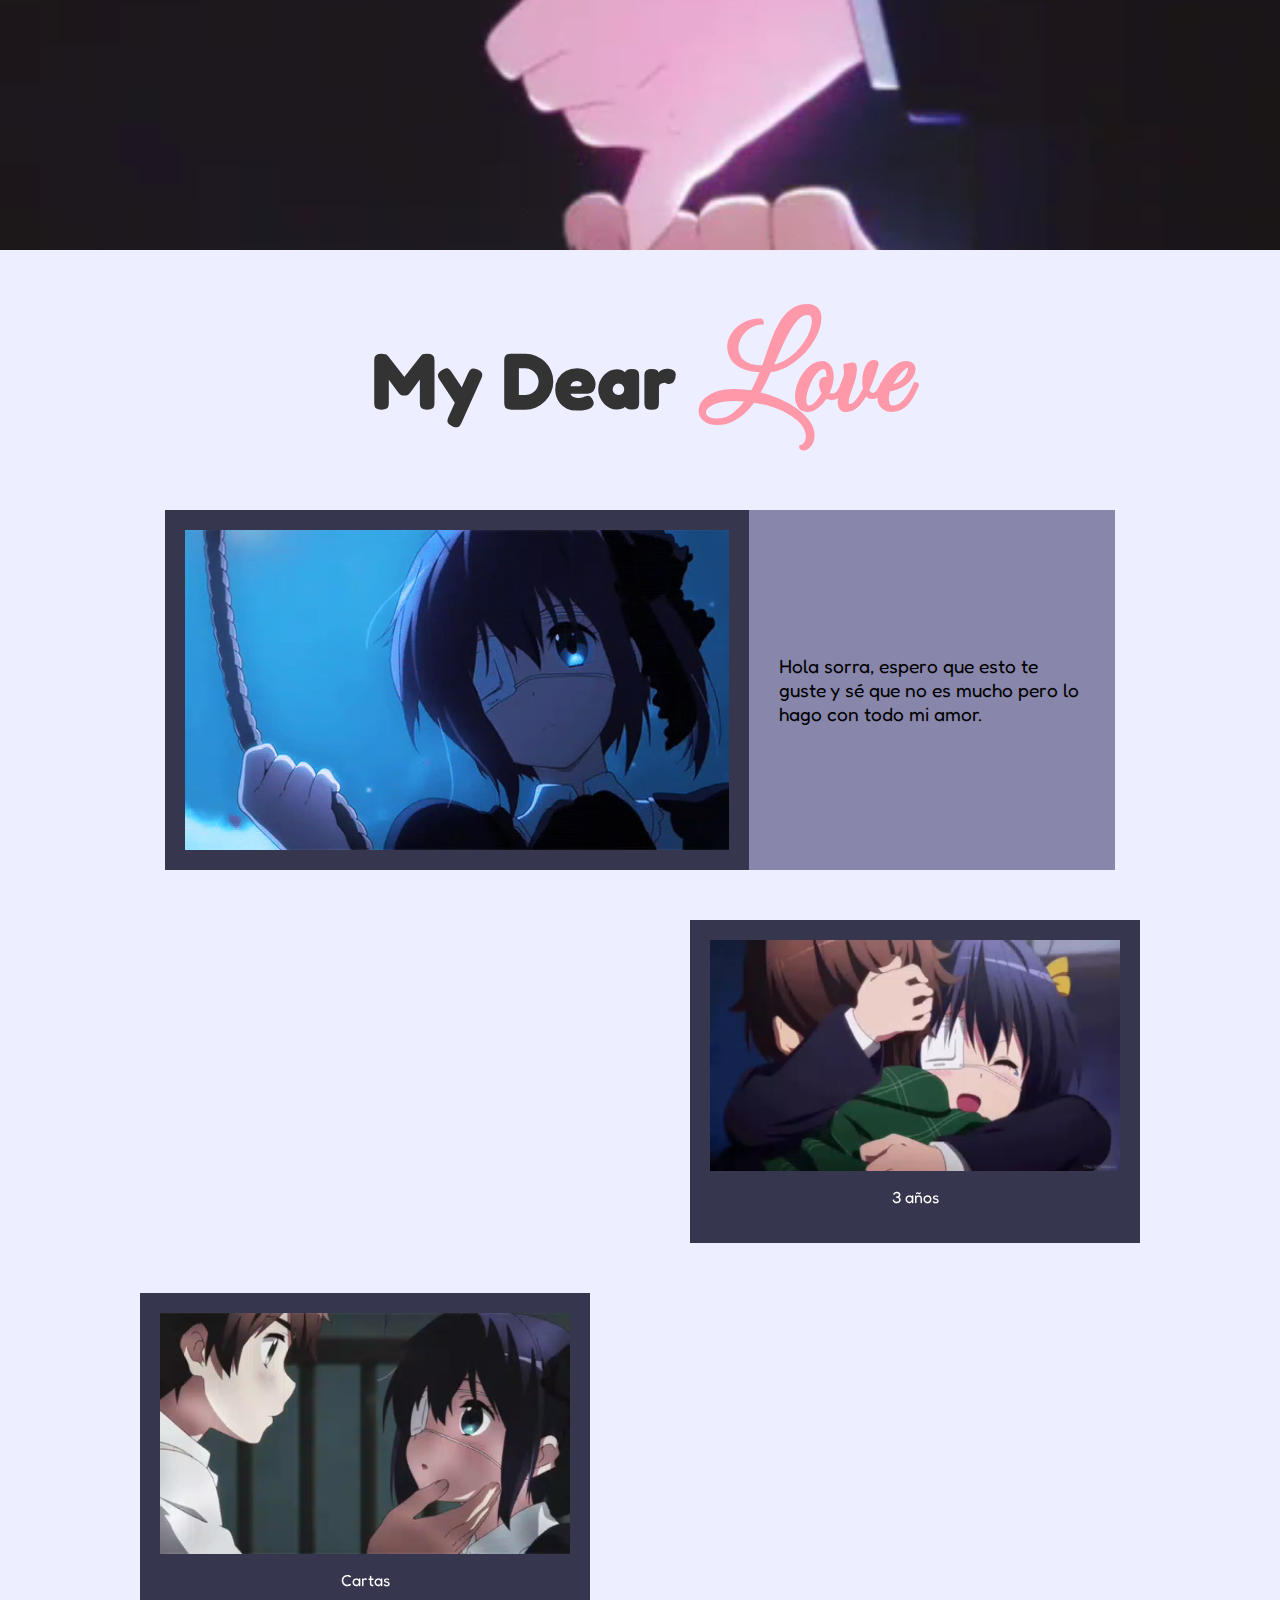
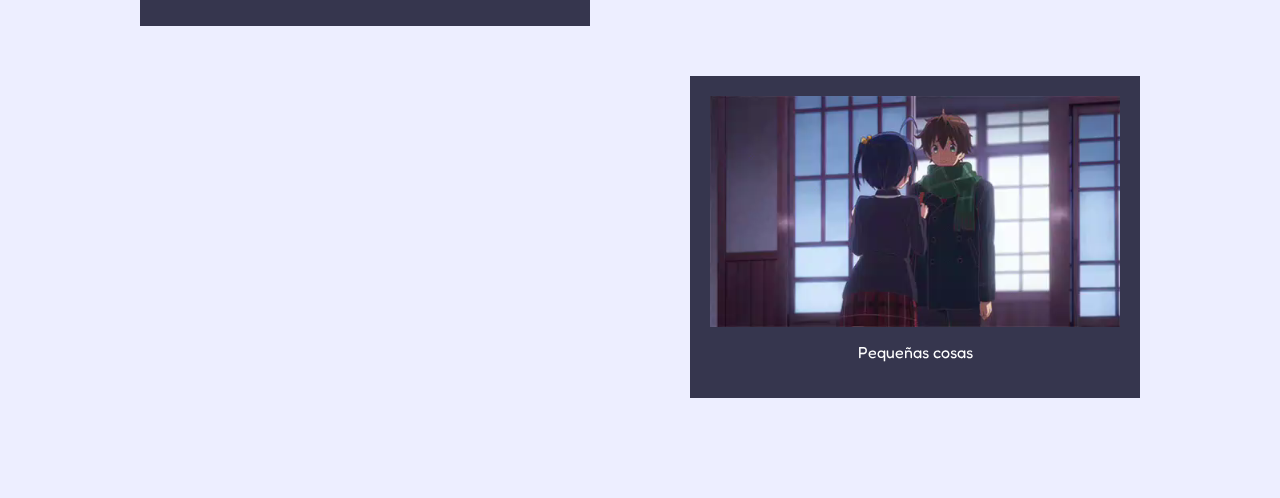
<file: index.html>
<!DOCTYPE html>
<html lang="es">
<head>
    <meta charset="UTF-8">
    <meta name="viewport" content="width=device-width, initial-scale=1.0">
    <title>My Dear Love</title>
    <link rel="stylesheet" href="style.css">
</head>
<body>

    <video class="banner" autoplay loop muted playsinline>
        <source src="banner.gif.mp4" type="video/mp4">
    </video>

    <h1 class="title">My Dear <span>Love</span></h1>

    <div class="main-container">
        
        <div class="row-split">
            <div class="box-dark">
                <video autoplay loop muted playsinline>
                    <source src="intro.gif.mp4" type="video/mp4">
                </video>
            </div>
            <div class="box-light">
                <p>Hola sorra, espero que esto te guste y sé que no es mucho pero lo hago con todo mi amor.</p>
            </div>
        </div>

        <div class="row-right">
            <a href="tres-anios.html" class="link-card">
                <div class="box-dark">
                    <video autoplay loop muted playsinline>
                        <source src="3anios.gif.mp4" type="video/mp4">
                    </video>
                    <p>3 años</p>
                </div>
            </a>
        </div>

        <div class="row-left">
            <a href="cartas.html" class="link-card">
                <div class="box-dark">
                    <video autoplay loop muted playsinline>
                        <source src="cartas.gif.mp4" type="video/mp4">
                    </video>
                    <p>Cartas</p>
                </div>
            </a>
        </div>

        <div class="row-center">
            <a href="pequenas-cosas.html" class="link-card full">
                <div class="box-dark">
                    <video autoplay loop muted playsinline>
                        <source src="pequenas.gif.mp4" type="video/mp4">
                    </video>
                    <p>Pequeñas cosas</p>
                </div>
            </a>
        </div>

    </div>
</body>
</html>
</file>
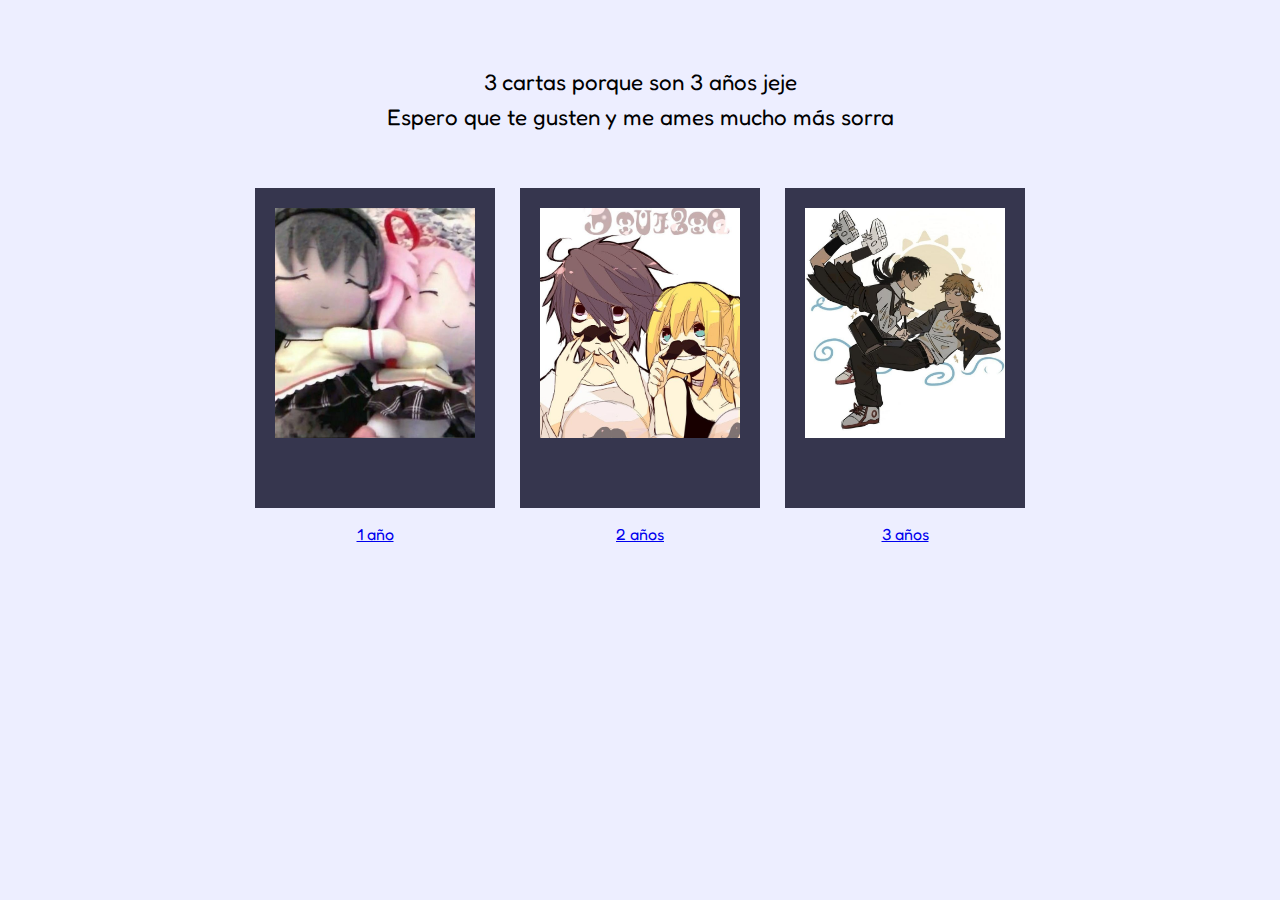
<file: cartas.html>
<!DOCTYPE html>
<html lang="es">
<head>
    <meta charset="UTF-8">
    <title>Cartas</title>
    <link rel="stylesheet" href="style.css">
</head>
<body class="cartas-page">

    <div class="header-cartas">
        <p class="desc-negrita">3 cartas porque son 3 años jeje</p>
        <p class="desc-negrita">Espero que te gusten y me ames mucho más sorra</p>
    </div>

    <div class="cartas-container">
        <a href="carta1.jpeg" target="_blank" class="carta-box">
            <div class="cuadrado-gris">
                <img src="portada1.jpeg" alt="1 año">
            </div>
            <p>1 año</p>
        </a>

        <a href="carta2.jpeg" target="_blank" class="carta-box">
            <div class="cuadrado-gris">
                <img src="portada2.jpeg" alt="2 años">
            </div>
            <p>2 años</p>
        </a>

        <a href="carta3.jpeg" target="_blank" class="carta-box">
            <div class="cuadrado-gris">
                <img src="portada3.jpeg" alt="3 años">
            </div>
            <p>3 años</p>
        </a>
    </div>

    <div class="footer-cartas">
        <a href="index.html" class="btn-back">
            <text src="atras" alt="atrás">
        </a>
    </div>

</body>
</html>
</file>
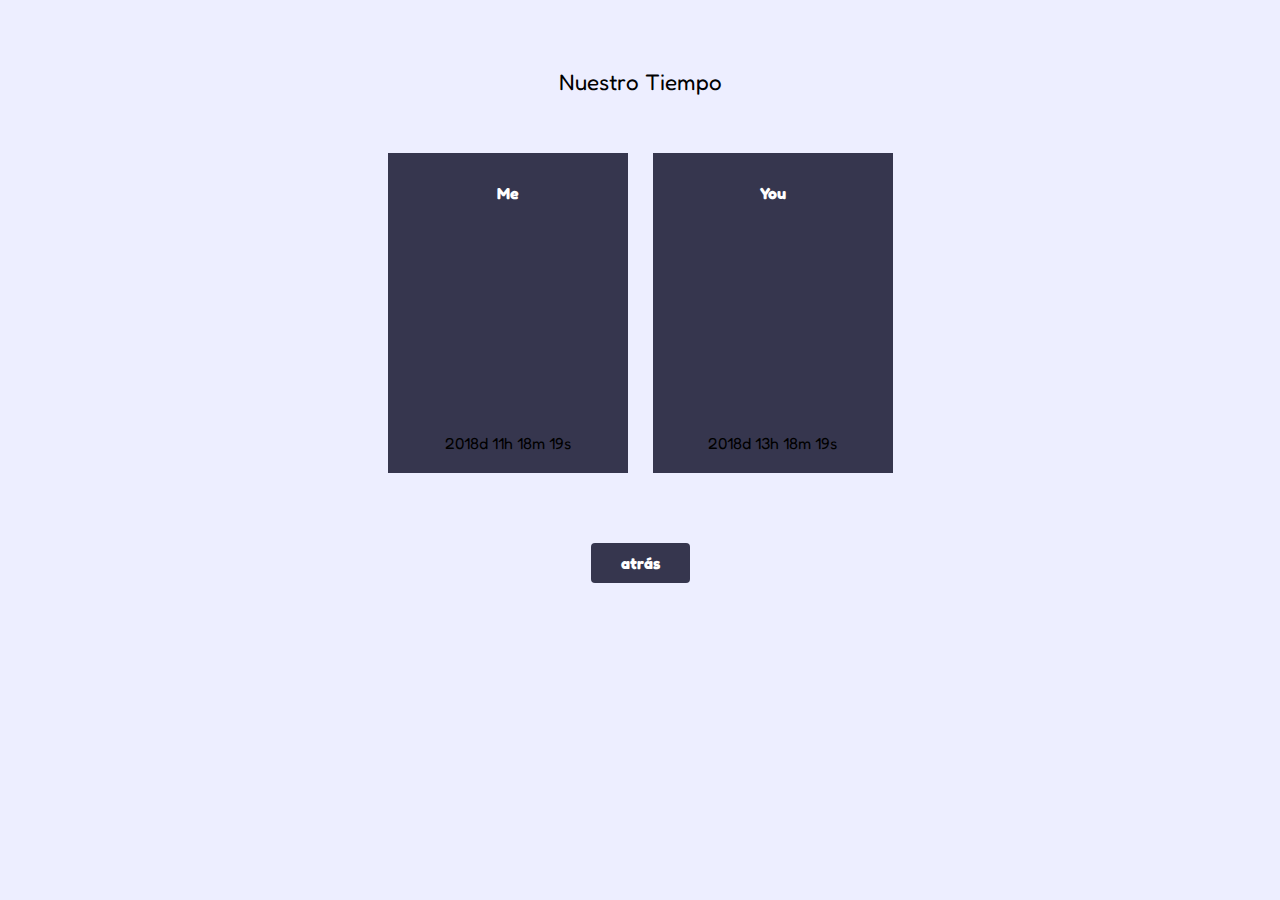
<file: contador-detalle.html>
<!DOCTYPE html>
<html lang="es">
<head>
    <meta charset="UTF-8">
    <title>Me & You</title>
    <link rel="stylesheet" href="style.css">
</head>
<body class="cartas-page">

    <div class="header-cartas">
        <p class="desc-negrita">Nuestro Tiempo</p>
    </div>

    <div class="cartas-container">
        <div class="carta-box">
            <div class="cuadrado-gris contador-box">
                <p class="etiqueta-contador">Me</p>
                <div id="reloj-me" class="numeros-contador">Cargando...</div>
            </div>
        </div>

        <div class="carta-box">
            <div class="cuadrado-gris contador-box">
                <p class="etiqueta-contador">You</p>
                <div id="reloj-you" class="numeros-contador">Cargando...</div>
            </div>
        </div>
    </div>

    <div class="footer-cartas">
        <a href="pequenas-cosas.html" class="btn-atras">atrás</a>
    </div>

    <script>
        function actualizarContadores() {
            // FECHA DE INICIO (Año, Mes-1, Día)
            const fechaInicio = new Date(2021, 0, 15); 
            const ahora = new Date();

            function calcularTiempo(tiempoActual) {
                const diff = tiempoActual - fechaInicio;
                const d = Math.floor(diff / (1000 * 60 * 60 * 24));
                const h = Math.floor((diff / (1000 * 60 * 60)) % 24);
                const m = Math.floor((diff / 1000 / 60) % 60);
                const s = Math.floor((diff / 1000) % 60);
                return `${d}d ${h}h ${m}m ${s}s`;
            }

            // Reloj ME (Hora normal)
            document.getElementById('reloj-me').innerHTML = calcularTiempo(ahora);

            // Reloj YOU (Adelantado 2 horas)
            const tiempoYou = new Date(ahora.getTime() + (2 * 60 * 60 * 1000));
            document.getElementById('reloj-you').innerHTML = calcularTiempo(tiempoYou);
        }

        setInterval(actualizarContadores, 1000);
        actualizarContadores();
    </script>
</body>
</html>
</file>
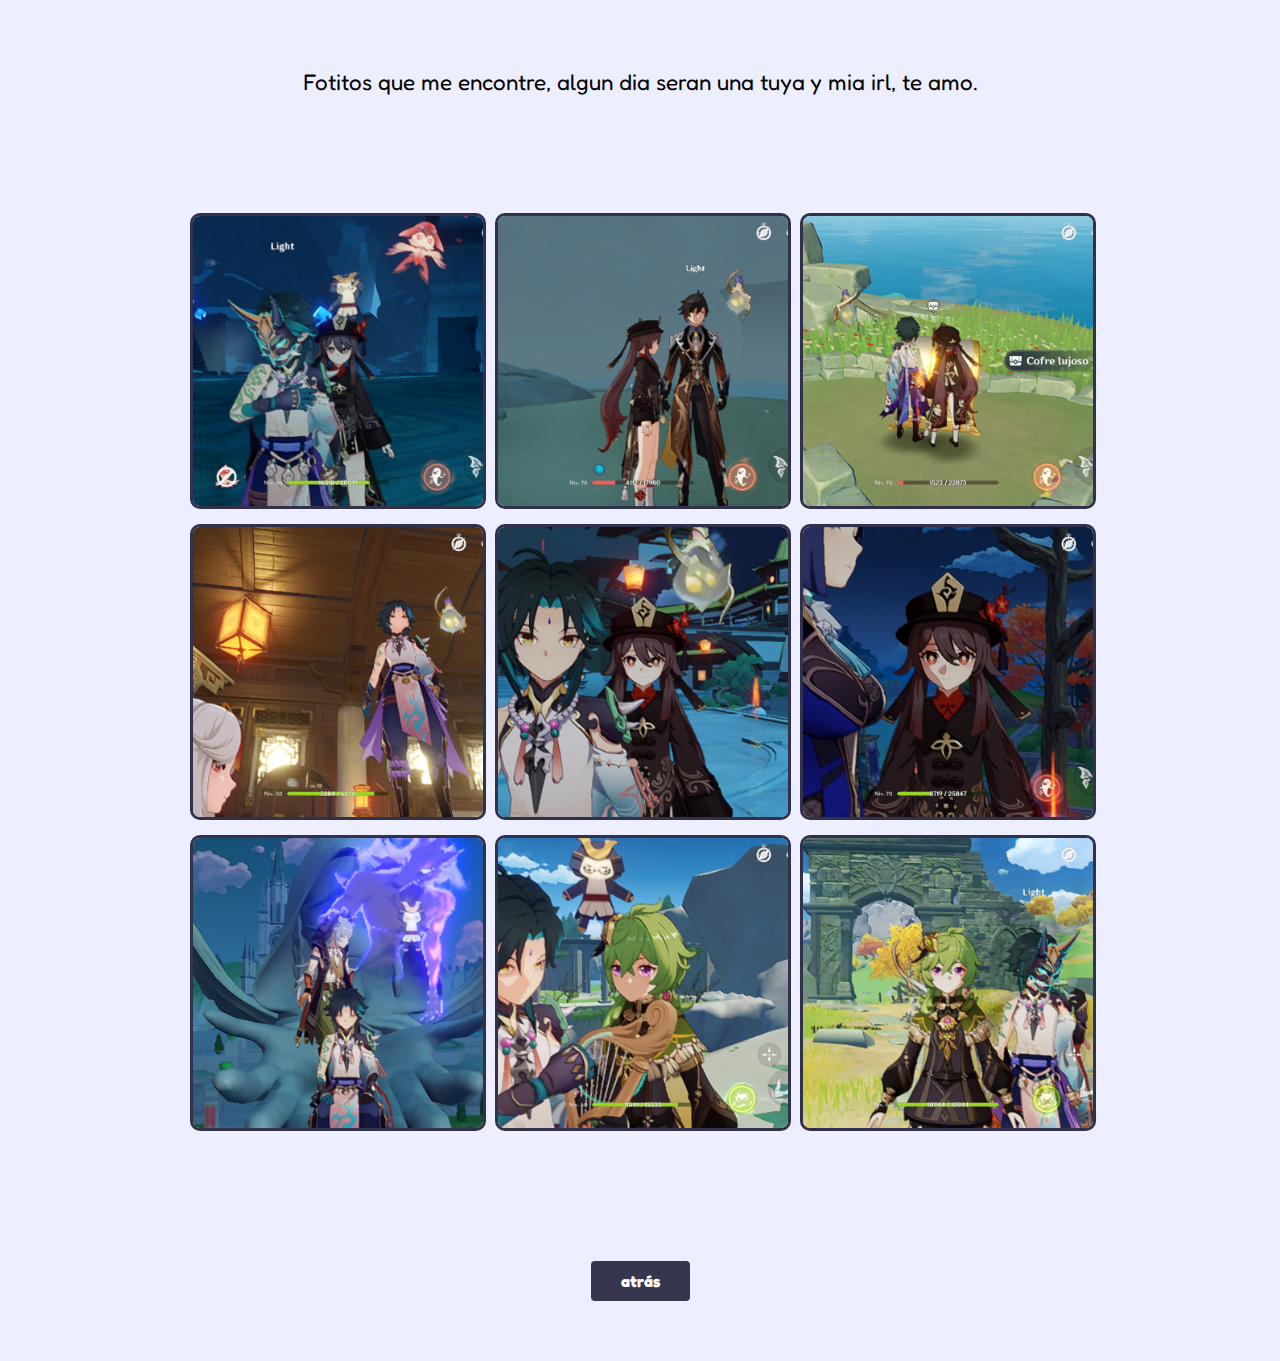
<file: fotos.html>
<!DOCTYPE html>
<html lang="es">
<head>
    <meta charset="UTF-8">
    <meta name="viewport" content="width=device-width, initial-scale=1.0">
    <title>Nuestras Fotos</title>
    <link rel="stylesheet" href="style.css">
    <style>
        .mosaico-container {
            max-width: 900px;
            margin: 40px auto;
            display: grid;
            grid-template-columns: repeat(3, 1fr); /* 3 columnas iguales */
            gap: 15px; /* Espacio entre fotos */
            padding: 20px;
        }

        .foto-item {
            width: 100%;
            aspect-ratio: 1 / 1; /* Hace que todas las fotos sean cuadradas */
            overflow: hidden;
            border-radius: 10px;
            border: 3px solid #31314b;
            transition: transform 0.3s ease;
        }

        .foto-item img {
            width: 100%;
            height: 100%;
            object-fit: cover; /* Ajusta la imagen sin deformarla */
            display: block;
        }

        .foto-item:hover {
            transform: scale(1.05); /* Efecto de zoom al pasar el mouse */
            border-color: #36364E;
        }

        @media (max-width: 600px) {
            .mosaico-container {
                grid-template-columns: repeat(2, 1fr); /* 2 columnas en celular */
            }
        }
    </style>
</head>
<body class="cartas-page">

    <div class="header-cartas">
        <p class="desc-negrita">Fotitos que me encontre, algun dia seran una tuya y mia irl, te amo.</p>
    </div>

    <div class="mosaico-container">
        <div class="foto-item"><img src="1.jpg" alt="Foto 1"></div>
        <div class="foto-item"><img src="2.jpg" alt="Foto 2"></div>
        <div class="foto-item"><img src="3.jpg" alt="Foto 3"></div>
        <div class="foto-item"><img src="4.jpg" alt="Foto 4"></div>
        <div class="foto-item"><img src="5.png" alt="Foto 5"></div>
        <div class="foto-item"><img src="6.jpg" alt="Foto 6"></div>
        <div class="foto-item"><img src="7.png" alt="Foto 7"></div>
        <div class="foto-item"><img src="8.jpg" alt="Foto 8"></div>
        <div class="foto-item"><img src="9.jpg" alt="Foto 9"></div>
    </div>

    <div class="footer-cartas">
        <a href="pequenas-cosas.html" class="btn-atras">atrás</a>
    </div>

</body>
</html>
</file>
<file: style.css>
/* Importamos fuentes para el diseño */
@import url('https://fonts.googleapis.com/css2?family=Fredoka:wght@400;700&family=Great+Vibes&display=swap');

body {
    margin: 0;
    padding: 0;
    font-family: 'Fredoka', sans-serif;
    display: flex;
    flex-direction: column;
    align-items: center;
    background-color: #EDEEFF;
}

/* El Banner de arriba */
.banner {
    width: 100%;
    max-height: 250px;
    object-fit: cover;
    display: block;
}

/* ROJO: Título más grande y centrado en el espacio blanco */
.title {
    font-size: 5rem; /* Mucho más grande como pediste */
    margin: 50px 0;   /* Espacio extra para que flote justo al centro */
    text-align: center;
    color: #333;
}

.title span {
    font-family: 'Great Vibes', cursive;
    font-size: 8rem;
    color: #ff99aa; /* Un rosa suave para el Love */
    margin-left: 5px;
}

/* Contenedor principal para que todo respire */
.main-container {
    width: 90%;
    max-width: 1000px; /* Permite que los bloques se expandan */
    display: flex;
    flex-direction: column;
    gap: 50px; /* Espacio entre cada sección */
}

/* NARANJA: Bloque superior más largo */
.row-split {
    display: flex;
    width: 100%;
    max-width: 950px; /* Más ancho para llenar la pantalla horizontalmente */
    margin: 0 auto;
}

.box-dark {
    background-color: #36364E;
    padding: 20px;
}

.box-light {
    background-color: #8886AB;
    padding: 30px;
    flex: 1;
    display: flex;
    align-items: center;
    color: black;
    font-size: 1.2rem;
}

/* AMARILLO: Bloques de links más grandes y en zigzag */
.row-right { display: flex; justify-content: flex-end; width: 100%; }
.row-left { display: flex; justify-content: flex-start; width: 100%; }
.row-center { display: flex; justify-content: flex-end; width: 100%; }

.link-card {
    text-decoration: none;
    color: white;
    width: 450px; /* Mucho más grandes para que no se vea vacía la página */
    text-align: center;
    transition: all 0.4s ease;
}

/* Efecto de movimiento al pasar el mouse */
.link-card:hover {
    transform: translateY(-15px);
    filter: brightness(1.1);
}

/* AZUL: Bloque final centrado y que no tope con el borde de abajo */
.link-card.full {
    width: 100%;
    max-width: 450px;
    margin-bottom: 100px; /* Margen azul: espacio para que no choque con el fondo */
}

video {
    width: 100%;
    display: block;
}

/* Página de Cartas - Estilo Final */
.cartas-page {
    background-color: #EDEEFF; /* Fondo blanco como pediste */
    margin: 0;
    padding: 60px 20px;
    font-family: 'Fredoka', sans-serif;
    text-align: center;
}

.header-cartas {
    margin-bottom: 50px;
}

.desc-negrita {
    font-size: 1.4rem;
    color: #000;
    margin: 8px 0;
}

.cartas-container {
    display: flex;
    justify-content: center;
    gap: 25px;
    flex-wrap: wrap;
}

/* 1. Esta es la clase base: aquí es donde se define la suavidad */
.carta-box {
    /* ... tus otros estilos (background, padding, etc.) ... */
    transition: transform 0.4s ease, filter 0.4s ease; 
}

/* 2. Este es el efecto cuando pasas el mouse */
.carta-box:hover {
    transform: translateY(-15px);
    filter: brightness(1.1);
}


.cuadrado-gris {
    background-color: #36364E; /* Gris oscuro de tus fotos */
    width: 240px;
    height: 320px;
    padding: 20px;
    display: flex;
    flex-direction: column;
    justify-content: space-between;
    align-items: center;
    box-sizing: border-box;
}

.cuadrado-gris img {
    width: 100%;
    height: 82%;
    object-fit: cover;
}

.cuadrado-gris p {
    margin: 10px 0 5px 0;
    font-size: 1rem;
    font-weight: bold;
    color: #ffffff; /* Texto negro dentro del gris */
}

/* Botón atrás: Rectángulo gris con texto blanco */
.footer-cartas {
    margin-top: 70px;
}

.btn-atras {
    display: inline-block;
    background-color: #36364E;
    color: #ffffff;
    text-decoration: none;
    padding: 10px 30px;
    font-weight: bold;
    border-radius: 4px;
}



.tres-anios-page {
    background-color: #EDEEFF; /* Fondo blanco */
    display: flex;
    flex-direction: column;
    align-items: center;
    padding: 60px 20px;
}

.intro-box {
    max-width: 800px; /* Evita que el texto llegue a los bordes */
    text-align: center;
    padding: 20px;
}

.texto-introduccion {
    font-size: 1.4rem;
    line-height: 1.8;
    color: #333;
    font-family: 'Fredoka', sans-serif;
}

.titulo-tiempo {
    font-weight: bold;
    margin-top: 30px;
    font-size: 1.2rem;
}

.main-contador-container {
    display: flex;
    justify-content: center;
    align-items: center;
    gap: 20px;
    margin-top: 40px;
    flex-wrap: wrap;
}

.columna-contador {
    display: flex;
    flex-direction: column;
    align-items: center;
    width: 280px;
}

.foto-perfil {
    width: 200px;
    height: 120px;
    object-fit: cover;
    border: 1px solid #ddd;
}

.nombre-label {
    font-weight: bold;
    margin: 10px 0;
}

.cuadro-morado {
    background-color: #36364E; /* El morado/gris de tu imagen */
    width: 100%;
    padding: 30px 10px;
    display: flex;
    justify-content: center;
    align-items: center;
}

.numeros-rosa {
    color: #ffffff; /* El rosa de tu imagen */
    font-size: 1.8rem;
    font-size: 1.5rem;
    font-weight: bold;
}

.separador-and {
    font-family: 'Dancing Script', cursive; /* Si tienes una fuente cursiva */
    font-size: 2rem;
    font-style: italic;
    margin: 0 10px;
}
</file>
